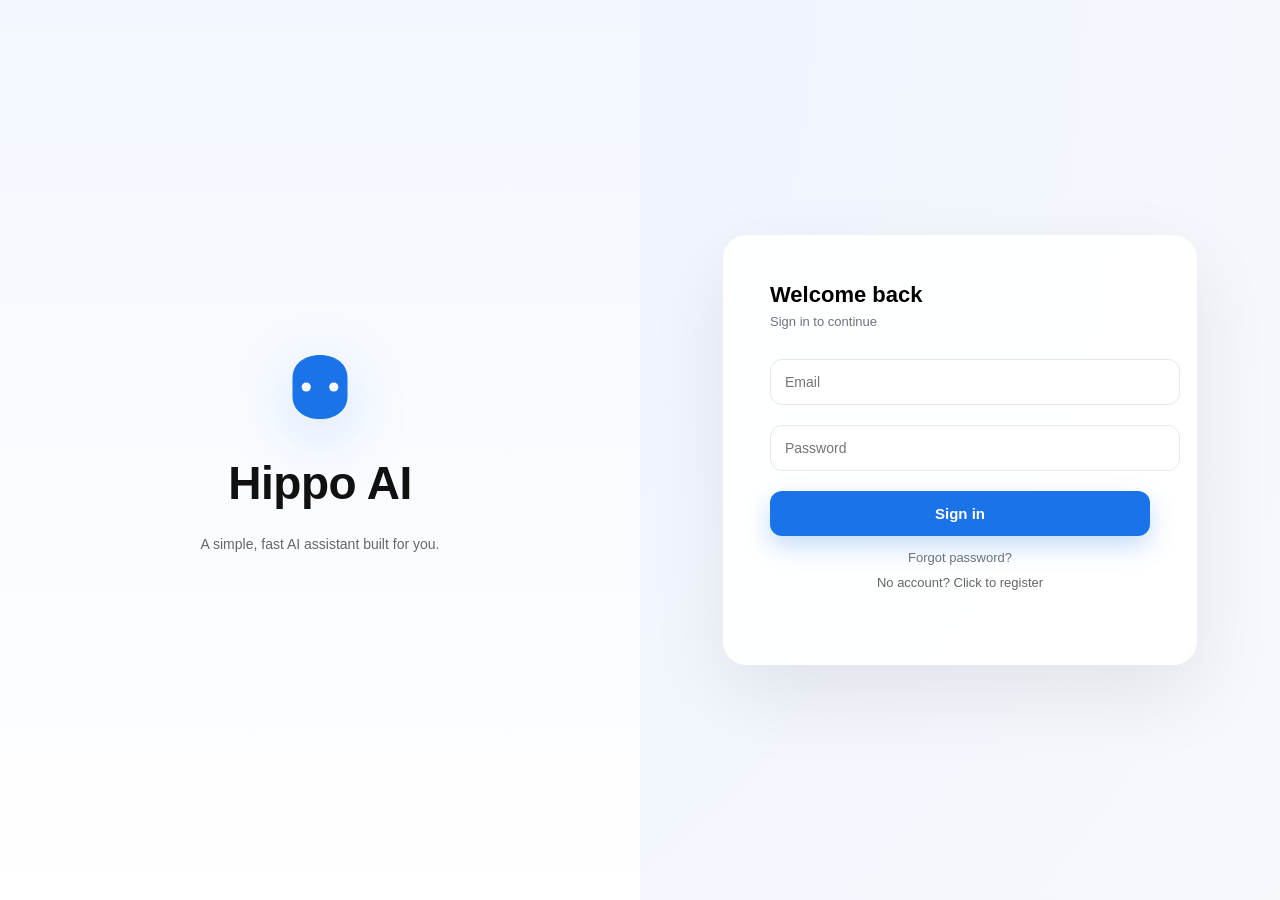
<file: index.html>
<!DOCTYPE html>
<html lang="en">
<head>
<meta charset="UTF-8" />
<meta name="viewport" content="width=device-width, initial-scale=1.0"/>
<title>Hippo AI</title>

<link rel="stylesheet" href="style.css">

<style>
.switch {
    margin-top: 10px;
    font-size: 13px;
    color: #666;
    cursor: pointer;
    text-align: center;
}
.switch:hover {
    text-decoration: underline;
}
</style>

</head>

<body>

<div class="page">

    <!-- 左侧 -->
    <div class="left">

        <div class="hippo-wrap">
            <svg width="110" height="110" viewBox="0 0 24 24" fill="none">
                <path d="M6 10c0-3 2.5-5 6-5s6 2 6 5v4c0 3-2.5 5-6 5s-6-2-6-5v-4z"
                      fill="#1a73e8"/>
                <circle cx="9" cy="12" r="1" fill="white"/>
                <circle cx="15" cy="12" r="1" fill="white"/>
            </svg>
        </div>

        <h1 class="brand">Hippo AI</h1>
        <p class="desc">A simple, fast AI assistant built for you.</p>

    </div>

    <!-- 右侧 -->
    <div class="right">

        <div class="card">

            <h2 id="title">Welcome back</h2>
            <p class="sub" id="sub">Sign in to continue</p>

            <input type="email" id="email" placeholder="Email">
            <input type="password" id="password" placeholder="Password">

            <button onclick="submitAuth()" id="btn">Sign in</button>

            <div class="forgot" onclick="forgotPassword()">
                Forgot password?
            </div>

            <div class="switch" onclick="toggleMode()">
                No account? Click to register
            </div>

            <div id="msg"></div>

        </div>

    </div>

</div>

<script>
let isLoginMode = true;
let isLoading = false;

// =============================
// 自动登录跳转
// =============================
window.onload = () => {
    const token = localStorage.getItem("token");
    if (token) {
        window.location.href = "chat.html";
    }
};

// =============================
// 切换登录 / 注册
// =============================
function toggleMode() {
    isLoginMode = !isLoginMode;

    document.getElementById("title").innerText =
        isLoginMode ? "Welcome back" : "Create account";

    document.getElementById("sub").innerText =
        isLoginMode ? "Sign in to continue" : "Sign up to get started";

    document.getElementById("btn").innerText =
        isLoginMode ? "Sign in" : "Sign up";

    document.querySelector(".switch").innerText =
        isLoginMode ? "No account? Click to register" : "Already have account? Sign in";

    document.getElementById("msg").innerText = "";
}

// =============================
// 登录 / 注册
// =============================
async function submitAuth() {

    if (isLoading) return;

    const email = document.getElementById("email").value.trim();
    const password = document.getElementById("password").value.trim();
    const msg = document.getElementById("msg");
    const btn = document.getElementById("btn");

    if (!email || !password) {
        msg.innerText = "Please fill all fields";
        return;
    }

    const endpoint = isLoginMode
        ? "https://auth.hippo1996.top/api/login"
        : "https://auth.hippo1996.top/api/register";

    try {

        isLoading = true;
        btn.disabled = true;
        btn.innerText = "Loading...";

        const res = await fetch(endpoint, {
            method: "POST",
            headers: {
                "Content-Type": "application/json"
            },
            body: JSON.stringify({ email, password })
        });

        const data = await res.json();

        if (!res.ok) {
            msg.innerText = data.error || "Request failed";
            return;
        }

        // 注册成功
        if (!isLoginMode) {
            msg.innerText = "Registration successful, please sign in";
            toggleMode();
            return;
        }

        // 登录成功
        localStorage.setItem("token", data.token);
        window.location.href = "chat.html";

    } catch (err) {
        msg.innerText = "Network error";
    } finally {
        isLoading = false;
        btn.disabled = false;
        btn.innerText = isLoginMode ? "Sign in" : "Sign up";
    }
}

// =============================
// 回车提交
// =============================
document.addEventListener("keydown", (e) => {
    if (e.key === "Enter") {
        submitAuth();
    }
});

// =============================
// 忘记密码（占位）
// =============================
function forgotPassword() {
    document.getElementById("msg").innerText =
        "Password reset not implemented yet";
}
</script>

</body>
</html>
</file>
<file: style.css>
/* =========================
   全局
========================= */

body {
    margin: 0;
    font-family:
        Inter,
        -apple-system,
        BlinkMacSystemFont,
        "Segoe UI",
        sans-serif;

    height: 100vh;

    /* 更柔和的AI风背景 */
    background: radial-gradient(circle at top left, #eaf2ff, #f7f8fc);
}

/* =========================
   整体布局
========================= */

.page {
    display: flex;
    height: 100vh;
}

/* =========================
   左侧品牌区
========================= */

.left {
    flex: 1;
    display: flex;
    flex-direction: column;
    justify-content: center;
    align-items: center;
    text-align: center;

    background: linear-gradient(180deg, #f3f7ff, #ffffff);
}

/* =========================
   河马动画（增强一点质感）
========================= */

.hippo-wrap {
    animation: float 3.2s ease-in-out infinite;

    /* 更柔和的阴影 */
    filter: drop-shadow(0 18px 30px rgba(26,115,232,0.18));
}

@keyframes float {
    0%, 100% { transform: translateY(0); }
    50% { transform: translateY(-12px); }
}

/* =========================
   品牌文字
========================= */

.brand {
    font-size: 46px;
    margin: 10px 0;
    color: #111;
    letter-spacing: -0.5px;
}

.desc {
    color: #666;
    max-width: 300px;
    font-size: 14px;
    line-height: 1.5;
}

/* =========================
   右侧登录区
========================= */

.right {
    flex: 1;
    display: flex;
    justify-content: center;
    align-items: center;
}

/* =========================
   登录卡片（重点优化）
========================= */

.card {
    width: 380px;

    background: rgba(255,255,255,0.92);
    backdrop-filter: blur(18px);

    padding: 46px;

    border-radius: 24px;

    /* 更高级阴影 */
    box-shadow:
        0 30px 80px rgba(0,0,0,0.08);

    border: 1px solid rgba(255,255,255,0.6);
}

/* =========================
   标题
========================= */

.card h2 {
    margin: 0;
    font-size: 22px;
    font-weight: 700;
}

.sub {
    margin: 6px 0 20px;
    font-size: 13px;
    color: #6b7280;
}

/* =========================
   输入框（升级）
========================= */

input {
    width: 100%;
    padding: 14px;

    margin: 10px 0;

    border: 1px solid #e5e7eb;
    border-radius: 12px;

    outline: none;

    font-size: 14px;

    transition: 0.2s ease;

    background: rgba(255,255,255,0.8);
}

input:focus {
    border-color: #1a73e8;
    box-shadow: 0 0 0 4px rgba(26,115,232,0.12);
    background: #fff;
}

/* =========================
   按钮（产品级优化）
========================= */

button {
    width: 100%;
    padding: 14px;

    margin-top: 10px;

    background: #1a73e8;
    color: white;

    border: none;
    border-radius: 12px;

    font-size: 15px;
    font-weight: 600;

    cursor: pointer;

    transition: 0.2s ease;

    /* 更有层次 */
    box-shadow: 0 10px 24px rgba(26,115,232,0.25);
}

button:hover {
    background: #1558b0;
    transform: translateY(-2px);
    box-shadow: 0 14px 30px rgba(26,115,232,0.35);
}

/* =========================
   忘记密码
========================= */

.forgot {
    margin-top: 14px;
    font-size: 13px;
    color: #6b7280;
    cursor: pointer;
    text-align: center;
    transition: 0.2s;
}

.forgot:hover {
    color: #1a73e8;
}

/* =========================
   错误提示
========================= */

#msg {
    margin-top: 10px;
    font-size: 13px;
    color: #ef4444;
    min-height: 18px;
    text-align: center;
}

/* =========================
   手机适配
========================= */

@media (max-width: 900px) {

    .page {
        flex-direction: column;
    }

    .left {
        display: none;
    }

    .right {
        width: 100%;
        flex: none;
    }

    .card {
        width: 92%;
        padding: 36px;
    }
}
</file>
<file: chat.css>
/* =========================
   全局
========================= */

* {
    box-sizing: border-box;
}

body {
    margin: 0;
    font-family: Inter, -apple-system, BlinkMacSystemFont, "Segoe UI", sans-serif;
    background: #f6f7f9;
    color: #111827;
}

/* =========================
   整体布局
========================= */

.app-layout {
    display: flex;
    height: 100vh;
    overflow: hidden;
}

/* =========================
   左侧栏
========================= */

.sidebar {
    width: 240px;
    background: #ffffff;
    border-right: 1px solid #e5e7eb;
    display: flex;
    flex-direction: column;
    flex-shrink: 0;
}

/* =========================
   Sidebar Header
========================= */

.sidebar-header {
    padding: 14px;
    border-bottom: 1px solid #e5e7eb;
}

.new-chat-btn {
    width: 100%;
    padding: 12px;
    border: none;
    border-radius: 10px;
    background: #1a73e8;
    color: white;
    cursor: pointer;
    font-size: 14px;
    font-weight: 600;
    transition: all 0.2s ease;
}

.new-chat-btn:hover {
    background: #1558b0;
}

/* =========================
   会话列表
========================= */

.chat-list {
    flex: 1;
    overflow-y: auto;
    padding: 10px;
}

.chat-item {
    display: flex;
    justify-content: space-between;
    align-items: center;
    padding: 10px 12px;
    margin-bottom: 6px;
    border-radius: 10px;
    cursor: pointer;
    transition: all 0.15s ease;
    font-size: 14px;
    color: #374151;
}

.chat-item:hover {
    background: #f3f4f6;
}

.chat-item.active {
    background: #e8f0fe;
    color: #1a73e8;
    font-weight: 600;
}

.chat-title {
    flex: 1;
    overflow: hidden;
    text-overflow: ellipsis;
    white-space: nowrap;
}

.delete-chat {
    border: none;
    background: transparent;
    cursor: pointer;
    color: #9ca3af;
    font-size: 14px;
}

.delete-chat:hover {
    color: #ef4444;
}

/* =========================
   主聊天区
========================= */

.chat-container {
    flex: 1;
    display: flex;
    flex-direction: column;
    height: 100vh;
    overflow: hidden;
}

/* =========================
   顶部栏
========================= */

.topbar {
    display: flex;
    justify-content: space-between;
    align-items: center;
    padding: 14px 18px;
    background: rgba(255, 255, 255, 0.9);
    backdrop-filter: blur(10px);
    border-bottom: 1px solid #e5e7eb;
    flex-shrink: 0;
}

.brand {
    font-size: 18px;
    font-weight: 700;
}

/* =========================
   按钮区
========================= */

.actions {
    display: flex;
    gap: 8px;
}

.actions button {
    padding: 8px 12px;
    border: none;
    border-radius: 10px;
    background: #1a73e8;
    color: white;
    cursor: pointer;
    font-size: 13px;
    transition: 0.2s;
}

.actions button:hover {
    background: #1558b0;
}

/* =========================
   消息区
========================= */

.messages {
    flex: 1;
    overflow-y: auto;
    padding: 24px 16px;
    display: flex;
    flex-direction: column;
    gap: 12px;
}

/* =========================
   消息气泡
========================= */

.msg {
    max-width: 800px;
    padding: 12px 16px;
    border-radius: 16px;
    line-height: 1.6;
    white-space: pre-wrap;
    word-wrap: break-word;
    animation: fadeIn 0.15s ease;
}

/* 用户消息 */
.user {
    align-self: flex-end;
    background: #1a73e8;
    color: white;
    border-bottom-right-radius: 6px;
}

/* AI消息（优化重点） */
.ai {
    align-self: flex-start;
    background: #f9fafb;
    border: 1px solid #e5e7eb;
    color: #111827;
    border-bottom-left-radius: 6px;
}

/* 思考状态 */
.thinking {
    opacity: 0.7;
    animation: pulse 1.2s infinite;
}

/* =========================
   上传区
========================= */

.upload-area {
    padding: 12px 16px;
    background: white;
    border-top: 1px solid #e5e7eb;
    border-bottom: 1px solid #e5e7eb;
}

.file-info {
    font-size: 13px;
    color: #374151;
    margin-bottom: 6px;
}

.upload-tip {
    font-size: 12px;
    color: #6b7280;
    line-height: 1.4;
}

/* =========================
   输入区
========================= */

.input-area {
    display: flex;
    gap: 10px;
    padding: 14px;
    background: white;
    border-top: 1px solid #e5e7eb;
}

.input-area input {
    flex: 1;
    padding: 12px 14px;
    border: 1px solid #d1d5db;
    border-radius: 12px;
    font-size: 14px;
    outline: none;
    transition: 0.2s;
}

.input-area input:focus {
    border-color: #1a73e8;
}

/* 按钮优化 */
.input-area button {
    width: 100px;
    border: none;
    border-radius: 12px;
    background: #1a73e8;
    color: white;
    cursor: pointer;
    font-size: 14px;
    font-weight: 600;
    transition: 0.2s;
}

.input-area button:hover {
    background: #1558b0;
}

.input-area button:disabled {
    background: #9ca3af;
    opacity: 0.6;
    cursor: not-allowed;
}

/* =========================
   模型栏
========================= */

.model-bar {
    padding: 8px 16px;
    background: #fafafa;
    border-top: 1px solid #e5e7eb;
    color: #6b7280;
    font-size: 12px;
    text-align: center;
}

/* =========================
   动画
========================= */

@keyframes pulse {
    0% { opacity: 0.4; }
    50% { opacity: 1; }
    100% { opacity: 0.4; }
}

@keyframes fadeIn {
    from {
        opacity: 0;
        transform: translateY(6px);
    }
    to {
        opacity: 1;
        transform: translateY(0);
    }
}

/* =========================
   手机适配
========================= */

@media (max-width: 768px) {

    .sidebar {
        width: 200px;
    }

    .msg {
        max-width: 95%;
    }

    .input-area button {
        width: 85px;
    }

    .topbar {
        flex-direction: column;
        gap: 8px;
    }

    .actions {
        justify-content: center;
        flex-wrap: wrap;
    }
}
</file>
